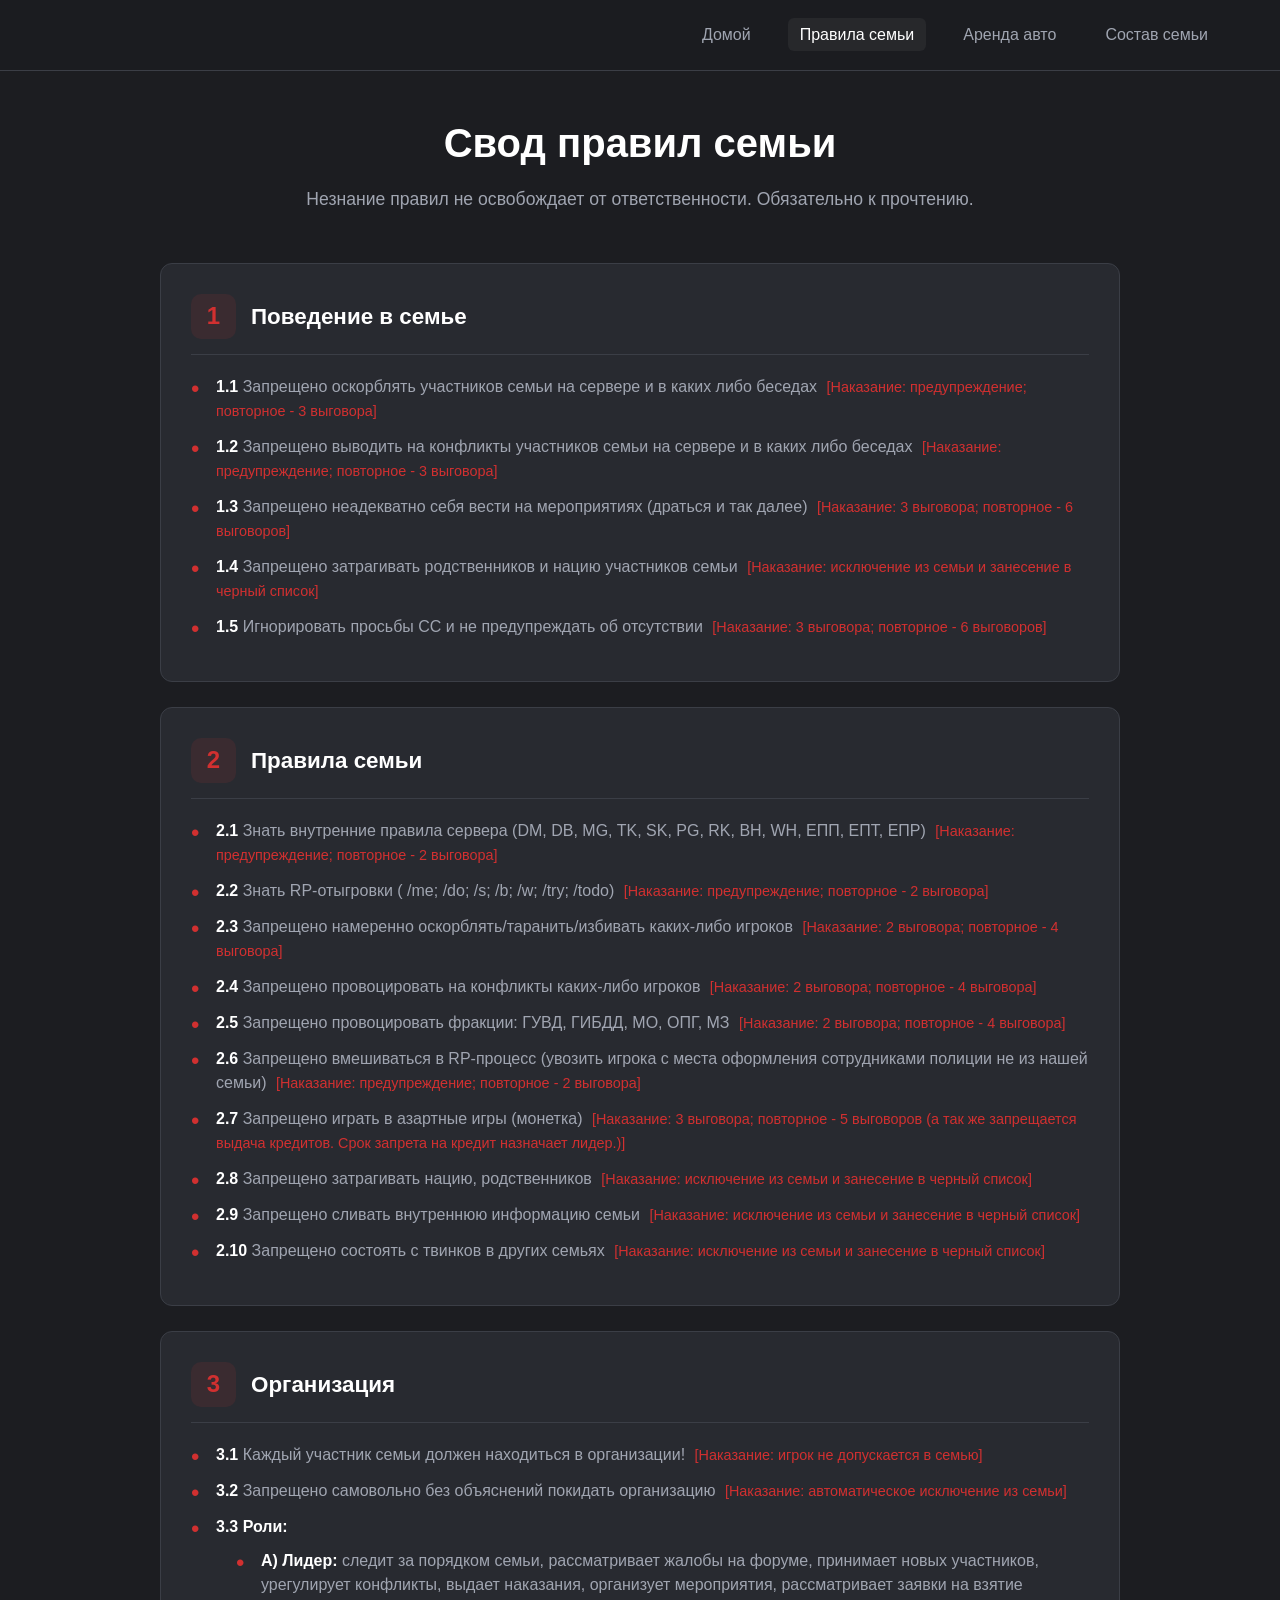
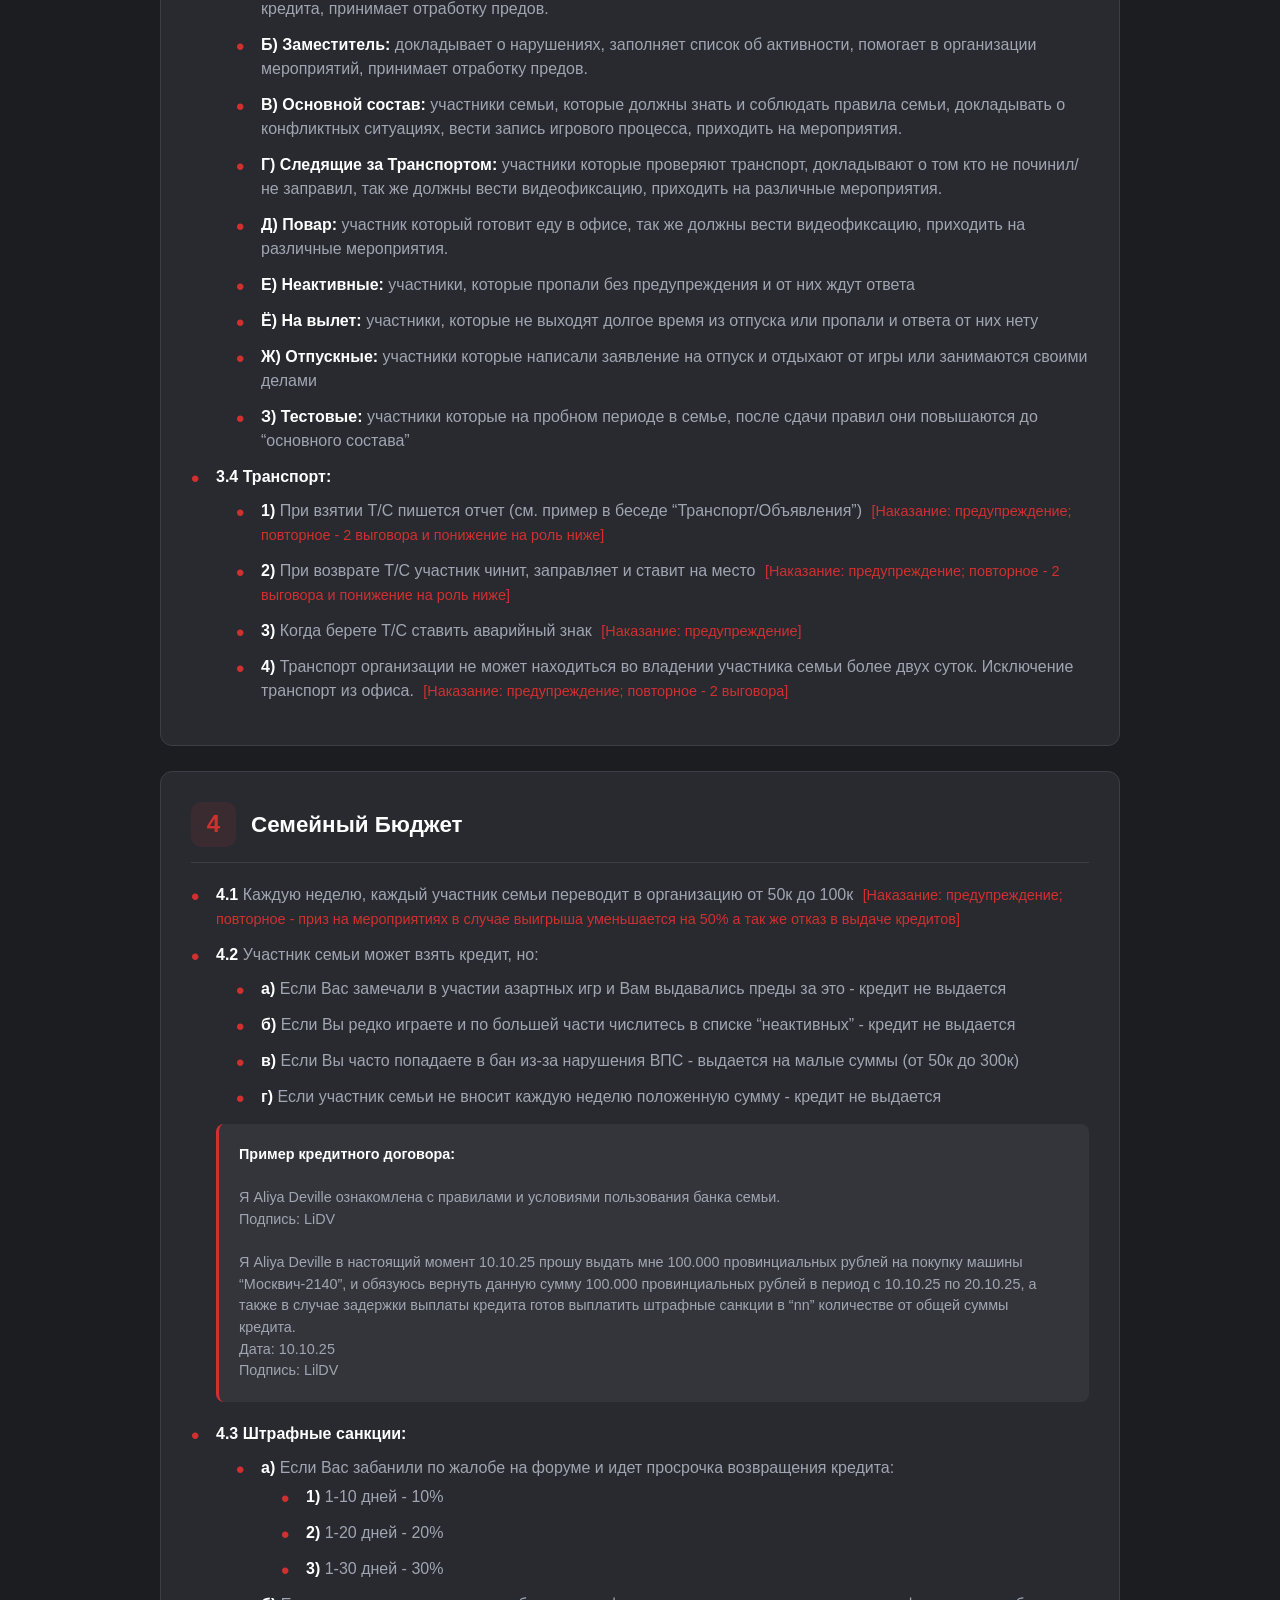
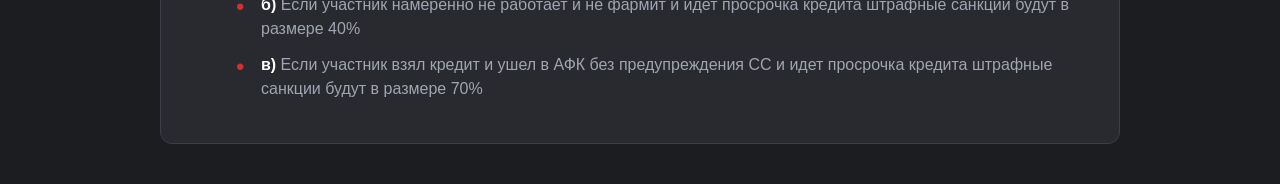
<file: Websait press relis/pravila.html>
<!DOCTYPE html>
<html lang="ru">
<head>
	<meta charset="UTF-8">
	<meta http-equiv="X-UA-Compatible" content="IE=edge">
	<meta name="viewport" content="width=device-width, initial-scale=1.0">

	<title>Правила семьи | MTA Province</title>

    <!-- 
        ВНИМАНИЕ: Все стили ниже ты можешь скопировать 
        и перенести в свой файл css/main.css 
    -->
	<style>
        /* =========================================
           ПАТТЕРНЫ И БАЗОВЫЕ НАСТРОЙКИ CSS
           ========================================= */
        :root {
            /* Цветовая палитра: благородные серые оттенки */
            --bg-main: #1c1d21;        /* Основной фон (темно-серый) */
            --bg-surface: #282a30;     /* Фон карточек и блоков */
            --bg-surface-hover: #32353c; /* Фон карточек при наведении */
            
            --text-primary: #ffffff;   /* Основной текст */
            --text-secondary: #a0a5b1; /* Второстепенный текст */
            
            --accent-color: #d13030;   /* Акцентный цвет (красный для строгости) */
            --border-color: #3b3e46;   /* Цвет границ */

            --font-main: 'Segoe UI', Roboto, Helvetica, Arial, sans-serif;
            --border-radius: 12px;
            --transition: all 0.3s ease;
        }

        * {
            margin: 0;
            padding: 0;
            box-sizing: border-box;
        }

        body {
            background-color: var(--bg-main);
            color: var(--text-primary);
            font-family: var(--font-main);
            line-height: 1.6;
            min-height: 100vh;
        }

        /* =========================================
           НАВИГАЦИЯ (ИЗ ТВОЕГО ПРИМЕРА + УЛУЧШЕНИЯ)
           ========================================= */
        .wrapper {
            display: flex;
            flex-direction: column;
            align-items: center;
        }

        .main-header {
            width: 100%;
            background-color: rgba(28, 29, 33, 0.95);
            backdrop-filter: blur(10px);
            border-bottom: 1px solid var(--border-color);
            position: sticky;
            top: 0;
            z-index: 100;
        }

        .navbar {
            max-width: 1200px;
            margin: 0 auto;
            padding: 15px 20px;
            display: flex;
            justify-content: space-between;
            align-items: center;
        }

        /* Заглушка для логотипа, чтобы красиво смотрелось без картинки */
        .logo {
            height: 40px;
            min-width: 40px;
            border-radius: 50%;
            background-color: var(--border-color);
            display: flex;
            align-items: center;
            justify-content: center;
            color: var(--text-primary);
            font-weight: bold;
            text-transform: uppercase;
            letter-spacing: 2px;
            overflow: hidden;
            text-decoration: none;
        }

        .navbar ul {
            list-style: none;
            display: flex;
            gap: 25px;
            align-items: center;
        }

        .navbar ul li a {
            color: var(--text-secondary);
            text-decoration: none;
            font-weight: 500;
            font-size: 16px;
            transition: var(--transition);
            padding: 8px 12px;
            border-radius: 6px;
        }

        .navbar ul li a:hover,
        .navbar ul li a.active {
            color: var(--text-primary);
            background-color: rgba(255, 255, 255, 0.05);
        }

        /* =========================================
           ПАТТЕРНЫ КОНТЕНТА: ПРАВИЛА
           ========================================= */
        .content {
            max-width: 1000px;
            width: 100%;
            padding: 40px 20px;
        }

        /* Заголовок страницы */
        .page-title {
            text-align: center;
            font-size: 2.5rem;
            margin-bottom: 10px;
            color: var(--text-primary);
        }

        .page-subtitle {
            text-align: center;
            color: var(--text-secondary);
            margin-bottom: 50px;
            font-size: 1.1rem;
        }

        /* Сетка для блоков с правилами */
        .rules-grid {
            display: grid;
            grid-template-columns: 1fr;
            gap: 25px;
        }

        /* Паттерн: Карточка правила */
        .rule-card {
            background-color: var(--bg-surface);
            border: 1px solid var(--border-color);
            border-radius: var(--border-radius);
            padding: 30px;
            transition: var(--transition);
        }

        .rule-card:hover {
            border-color: #525660;
            background-color: var(--bg-surface-hover);
            transform: translateY(-2px);
            box-shadow: 0 10px 20px rgba(0, 0, 0, 0.2);
        }

        /* Заголовок внутри карточки с номером */
        .rule-header {
            display: flex;
            align-items: center;
            margin-bottom: 20px;
            border-bottom: 1px solid var(--border-color);
            padding-bottom: 15px;
        }

        .rule-icon {
            background-color: rgba(209, 48, 48, 0.1);
            color: var(--accent-color);
            width: 45px;
            height: 45px;
            border-radius: 10px;
            display: flex;
            align-items: center;
            justify-content: center;
            font-size: 1.5rem;
            font-weight: bold;
            margin-right: 15px;
        }

        .rule-title {
            font-size: 1.4rem;
            font-weight: 600;
        }

        /* Список внутри карточки */
        .rule-list {
            list-style: none;
        }

        .rule-list li {
            position: relative;
            padding-left: 25px;
            margin-bottom: 12px;
            color: var(--text-secondary);
            line-height: 1.5;
        }

        .rule-list li::before {
            content: "•";
            color: var(--accent-color);
            font-size: 1.5rem;
            position: absolute;
            left: 0;
            top: -4px;
        }

        .rule-list li strong {
            color: var(--text-primary);
        }

        /* Наказания за нарушения */
        .punishment {
            color: var(--accent-color);
            font-size: 0.9em;
            margin-left: 5px;
            font-weight: 500;
        }

        /* Адаптивность для мобильных устройств */
        @media (max-width: 768px) {
            .navbar {
                flex-direction: column;
                gap: 15px;
            }
            .navbar ul {
                flex-wrap: wrap;
                justify-content: center;
            }
            .page-title {
                font-size: 2rem;
            }
            .rule-card {
                padding: 20px;
            }
        }
	</style>
</head>
<body>

	<div class="wrapper">
		
        <!-- НАВИГАЦИОННЫЙ БЛОК -->
        <header class="main-header">
            <div class="navbar">
                <!-- Логотип (с заглушкой-текстом, если картинка не загрузится) -->
                <a href="deville_family.html" class="logo">
                    <img src="img/logo.png" alt="FAM" style="max-width: 100%; height: auto; display: none;" onload="this.style.display='block'; this.parentNode.style.backgroundColor='transparent'; this.parentNode.innerText='';">
                    FAM
                </a>
                
                <ul>
                    <li><a href="deville_family.html">Домой</a></li>
                    <li><a href="pravila.html" class="active">Правила семьи</a></li>
                    <li><a href="arenda_auto.html">Аренда авто</a></li>
                    <li><a href="sostav.html">Состав семьи</a></li>
                </ul>
            </div>
        </header>

        <!-- ОСНОВНОЙ КОНТЕНТ: ПРАВИЛА -->
		<main class="content">
            
            <h1 class="page-title">Свод правил семьи</h1>
            <p class="page-subtitle">Незнание правил не освобождает от ответственности. Обязательно к прочтению.</p>

            <div class="rules-grid">

                <!-- БЛОК 1: Поведение в семье -->
                <div class="rule-card">
                    <div class="rule-header">
                        <div class="rule-icon">1</div>
                        <h2 class="rule-title">Поведение в семье</h2>
                    </div>
                    <ul class="rule-list">
                        <li><strong>1.1</strong> Запрещено оскорблять участников семьи на сервере и в каких либо беседах <span class="punishment">[Наказание: предупреждение; повторное - 3 выговора]</span></li>
                        <li><strong>1.2</strong> Запрещено выводить на конфликты участников семьи на сервере и в каких либо беседах <span class="punishment">[Наказание: предупреждение; повторное -  3 выговора]</span></li>
                        <li><strong>1.3</strong> Запрещено неадекватно себя вести на мероприятиях (драться и так далее) <span class="punishment">[Наказание: 3 выговора; повторное - 6 выговоров]</span></li>
                        <li><strong>1.4</strong> Запрещено затрагивать родственников и нацию участников семьи <span class="punishment">[Наказание: исключение из семьи и занесение в черный список]</span></li>
                        <li><strong>1.5</strong> Игнорировать просьбы СС и не предупреждать об отсутствии <span class="punishment">[Наказание: 3 выговора; повторное - 6 выговоров]</span></li>
                    </ul>
                </div>

                <!-- БЛОК 2: Правила семьи -->
                <div class="rule-card">
                    <div class="rule-header">
                        <div class="rule-icon">2</div>
                        <h2 class="rule-title">Правила семьи</h2>
                    </div>
                    <ul class="rule-list">
                        <li><strong>2.1</strong> Знать внутренние правила сервера (DM, DB, MG, TK, SK, PG, RK, BH, WH, ЕПП, ЕПТ, ЕПР) <span class="punishment">[Наказание: предупреждение; повторное - 2 выговора]</span></li>
                        <li><strong>2.2</strong> Знать RP-отыгровки ( /me; /do; /s; /b; /w; /try; /todo) <span class="punishment">[Наказание: предупреждение; повторное - 2 выговора]</span></li>
                        <li><strong>2.3</strong> Запрещено намеренно оскорблять/таранить/избивать каких-либо игроков <span class="punishment">[Наказание: 2 выговора; повторное - 4 выговора]</span></li>
                        <li><strong>2.4</strong> Запрещено провоцировать на конфликты каких-либо игроков <span class="punishment">[Наказание: 2 выговора; повторное - 4 выговора]</span></li>
                        <li><strong>2.5</strong> Запрещено провоцировать фракции: ГУВД, ГИБДД, МО, ОПГ, МЗ <span class="punishment">[Наказание: 2 выговора; повторное - 4 выговора]</span></li>
                        <li><strong>2.6</strong> Запрещено вмешиваться в RP-процесс (увозить игрока с места оформления сотрудниками полиции  не из нашей семьи) <span class="punishment">[Наказание: предупреждение; повторное - 2 выговора]</span></li>
                        <li><strong>2.7</strong> Запрещено играть в азартные игры (монетка) <span class="punishment">[Наказание: 3 выговора; повторное - 5 выговоров (а так же запрещается выдача кредитов. Срок запрета на кредит назначает лидер.)]</span></li>
                        <li><strong>2.8</strong> Запрещено затрагивать нацию, родственников <span class="punishment">[Наказание: исключение из семьи и занесение в черный список]</span></li>
                        <li><strong>2.9</strong> Запрещено сливать внутреннюю информацию семьи <span class="punishment">[Наказание: исключение из семьи и занесение в черный список]</span></li>
                        <li><strong>2.10</strong> Запрещено состоять с твинков в других семьях <span class="punishment">[Наказание: исключение из семьи и занесение в черный список]</span></li>
                    </ul>
                </div>

                <!-- БЛОК 3: Организация -->
                <div class="rule-card">
                    <div class="rule-header">
                        <div class="rule-icon">3</div>
                        <h2 class="rule-title">Организация</h2>
                    </div>
                    <ul class="rule-list">
                        <li><strong>3.1</strong> Каждый участник семьи должен находиться в организации! <span class="punishment">[Наказание: игрок не допускается в семью]</span></li>
                        <li><strong>3.2</strong> Запрещено самовольно без объяснений покидать организацию <span class="punishment">[Наказание: автоматическое исключение из семьи]</span></li>
                        <li><strong>3.3 Роли:</strong>
                            <ul class="rule-list" style="margin-top: 10px; margin-left: 20px;">
                                <li><strong>А) Лидер:</strong> следит за порядком семьи, рассматривает жалобы на форуме, принимает новых участников, урегулирует конфликты, выдает наказания, организует мероприятия, рассматривает заявки на взятие кредита, принимает отработку предов.</li>
                                <li><strong>Б) Заместитель:</strong> докладывает о нарушениях, заполняет список об активности, помогает в организации мероприятий, принимает отработку предов.</li>
                                <li><strong>В) Основной состав:</strong> участники семьи, которые должны знать и соблюдать правила семьи, докладывать о конфликтных ситуациях, вести запись игрового процесса, приходить на мероприятия.</li>
                                <li><strong>Г) Следящие за Транспортом:</strong> участники которые проверяют транспорт, докладывают о том кто не починил/не заправил, так же должны вести видеофиксацию, приходить на различные мероприятия.</li>
                                <li><strong>Д) Повар:</strong> участник который готовит еду в офисе, так же должны вести видеофиксацию, приходить на различные мероприятия.</li>
                                <li><strong>Е) Неактивные:</strong> участники, которые пропали без предупреждения и от них ждут ответа</li>
                                <li><strong>Ё) На вылет:</strong> участники, которые не выходят долгое время из отпуска или пропали и ответа от них нету</li>
                                <li><strong>Ж) Отпускные:</strong> участники которые написали заявление на отпуск и отдыхают от игры или занимаются своими делами</li>
                                <li><strong>З) Тестовые:</strong> участники которые на пробном периоде в семье, после сдачи правил они повышаются до “основного состава”</li>
                            </ul>
                        </li>
                        <li><strong>3.4 Транспорт:</strong>
                            <ul class="rule-list" style="margin-top: 10px; margin-left: 20px;">
                                <li><strong>1)</strong> При взятии Т/С пишется отчет (см. пример в беседе “Транспорт/Объявления”) <span class="punishment">[Наказание: предупреждение; повторное - 2 выговора и понижение на роль ниже]</span></li>
                                <li><strong>2)</strong> При возврате Т/С участник чинит, заправляет и ставит на место <span class="punishment">[Наказание: предупреждение; повторное - 2 выговора и понижение на роль ниже]</span></li>
                                <li><strong>3)</strong> Когда берете Т/С ставить аварийный знак <span class="punishment">[Наказание: предупреждение]</span></li>
                                <li><strong>4)</strong> Транспорт организации не может находиться во владении участника семьи более двух суток. Исключение транспорт из офиса. <span class="punishment">[Наказание: предупреждение; повторное - 2 выговора]</span></li>
                            </ul>
                        </li>
                    </ul>
                </div>

                <!-- БЛОК 4: Семейный Бюджет -->
                <div class="rule-card">
                    <div class="rule-header">
                        <div class="rule-icon">4</div>
                        <h2 class="rule-title">Семейный Бюджет</h2>
                    </div>
                    <ul class="rule-list">
                        <li><strong>4.1</strong> Каждую неделю, каждый участник семьи переводит в организацию от 50к до 100к <span class="punishment">[Наказание: предупреждение; повторное - приз на мероприятиях в случае выигрыша уменьшается на 50% а так же отказ в выдаче кредитов]</span></li>
                        <li><strong>4.2</strong> Участник семьи может взять кредит, но:
                            <ul class="rule-list" style="margin-top: 10px; margin-left: 20px;">
                                <li><strong>а)</strong> Если Вас замечали в участии азартных игр и Вам выдавались преды за это - кредит не выдается</li>
                                <li><strong>б)</strong> Если Вы редко играете и по большей части числитесь в списке “неактивных” - кредит не выдается</li>
                                <li><strong>в)</strong> Если Вы часто попадаете в бан из-за нарушения ВПС - выдается на малые суммы (от 50к до 300к)</li>
                                <li><strong>г)</strong> Если участник семьи не вносит каждую неделю положенную сумму - кредит не выдается</li>
                            </ul>
                            
                            <!-- Блок с примером договора -->
                            <div style="margin-top: 15px; padding: 20px; background-color: rgba(255,255,255,0.05); border-radius: 8px; font-size: 0.9em; color: var(--text-secondary); border-left: 3px solid var(--accent-color);">
                                <strong style="color: var(--text-primary);">Пример кредитного договора:</strong><br><br>
                                Я Aliya Deville ознакомлена с правилами и условиями пользования банка семьи.<br>
                                Подпись: LiDV<br><br>
                                Я Aliya Deville в настоящий момент 10.10.25 прошу выдать мне 100.000 провинциальных рублей на покупку машины “Москвич-2140”, и обязуюсь вернуть данную сумму 100.000 провинциальных рублей в период с 10.10.25 по 20.10.25, а также в случае задержки выплаты кредита готов выплатить штрафные санкции в “nn” количестве от общей суммы кредита.<br>
                                Дата: 10.10.25 <br>
                                Подпись: LilDV
                            </div>
                        </li>
                        <li style="margin-top: 20px;"><strong>4.3 Штрафные санкции:</strong>
                            <ul class="rule-list" style="margin-top: 10px; margin-left: 20px;">
                                <li><strong>а)</strong> Если Вас забанили по жалобе на форуме и идет просрочка возвращения кредита:
                                    <ul class="rule-list" style="margin-top: 5px; margin-left: 20px;">
                                        <li><strong>1)</strong> 1-10 дней - 10%</li>
                                        <li><strong>2)</strong> 1-20 дней - 20%</li>
                                        <li><strong>3)</strong> 1-30 дней - 30%</li>
                                    </ul>
                                </li>
                                <li><strong>б)</strong> Если участник намеренно не работает и не фармит и идет просрочка кредита штрафные санкции будут в размере 40%</li>
                                <li><strong>в)</strong> Если участник взял кредит и ушел в АФК без предупреждения СС и идет просрочка кредита штрафные санкции будут в размере 70%</li>
                            </ul>
                        </li>
                    </ul>
                </div>

            </div>
		</main>

	</div>

</body>
</html>
</file>
